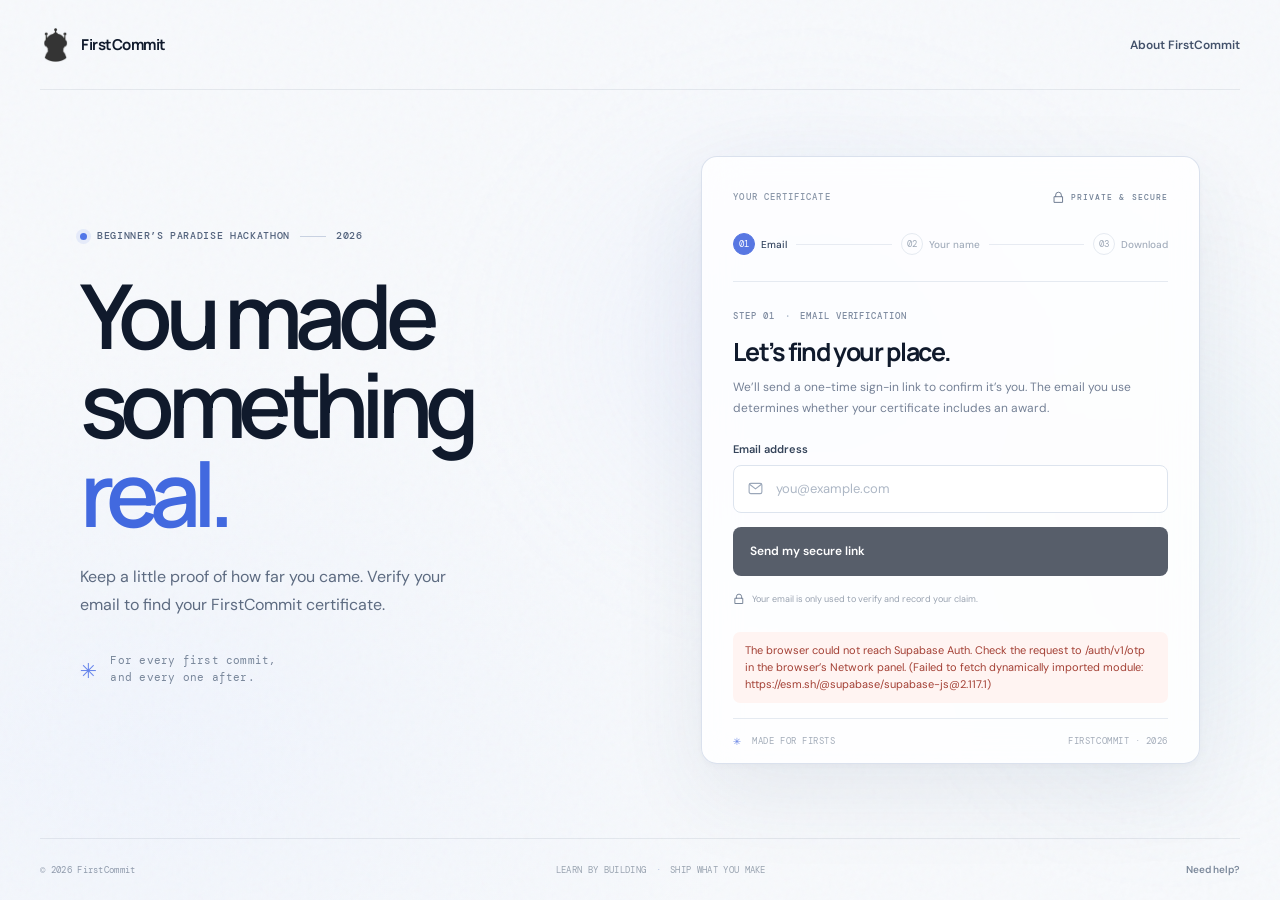
<file: public/index.html>
<!doctype html>
<html lang="en">
  <head>
    <meta charset="utf-8" />
    <meta name="viewport" content="width=device-width, initial-scale=1" />
    <meta name="theme-color" content="#f7f9fc" />
    <meta name="description" content="Claim your FirstCommit certificate from Beginner’s Paradise Hackathon." />
    <title>Claim your certificate - FirstCommit</title>
    <link rel="icon" href="./favicon.ico" type="x/icon" />
    <link rel="preconnect" href="https://fonts.googleapis.com" />
    <link rel="preconnect" href="https://fonts.gstatic.com" crossorigin />
    <link href="https://fonts.googleapis.com/css2?family=DM+Mono:wght@400;500&family=DM+Sans:wght@400;500;600;700&family=Manrope:wght@400;500;600;700;800&display=swap" rel="stylesheet" />
    <link rel="stylesheet" href="./style.css" />
    <script src="./config.js"></script>
    <script type="module" src="./main.js"></script>
  </head>
  <body>
    <div class="ambient ambient--blue" aria-hidden="true"></div>
    <div class="ambient ambient--cyan" aria-hidden="true"></div>

    <a class="skip-link" href="#main">Skip to content</a>

    <header class="site-header">
      <a class="brand" href="https://www.firstcommit.xyz/" aria-label="FirstCommit home">
        <img class="brand-mark" src="./logo-mark.png" alt="" />
        <span class="brand-name">FirstCommit</span>
      </a>
      <a class="header-link" href="https://www.firstcommit.xyz/">About FirstCommit</a>
    </header>

    <main id="main" class="page-shell">
      <section class="intro" aria-labelledby="page-title">
        <p class="eyebrow"><span class="eyebrow-dot" aria-hidden="true"></span> BEGINNER’S PARADISE HACKATHON <span class="eyebrow-rule" aria-hidden="true"></span> 2026</p>
        <h1 id="page-title">You made<br />something <em>real.</em></h1>
        <p class="intro-copy">Keep a little proof of how far you came. Verify your email to find your FirstCommit certificate.</p>
        <div class="edition-note"><span class="edition-mark" aria-hidden="true">✳</span><span>For every first commit,<br />and every one after.</span></div>
      </section>

      <section class="claim-card" aria-labelledby="claim-heading">
        <div class="card-topline"><span>YOUR CERTIFICATE</span><span class="secure-label"><svg aria-hidden="true" viewBox="0 0 16 16"><path d="M4.5 7V5a3.5 3.5 0 0 1 7 0v2M3 7h10v7H3z" /></svg> PRIVATE &amp; SECURE</span></div>
        <div class="progress" aria-label="Claim progress">
          <div class="progress-step is-current" data-progress="email"><span>01</span><b>Email</b></div>
          <span class="progress-line" aria-hidden="true"></span>
          <div class="progress-step" data-progress="name"><span>02</span><b>Your name</b></div>
          <span class="progress-line" aria-hidden="true"></span>
          <div class="progress-step" data-progress="ready"><span>03</span><b>Download</b></div>
        </div>

        <div id="setup-notice" class="notice notice--warning" role="status" hidden>
          <strong>Setup needed</strong>
          <span>Add the Supabase project URL and publishable key in <code>public/config.js</code> to enable claims.</span>
        </div>

        <div id="claim-step-email" class="claim-step">
          <p class="step-kicker">STEP 01 <span>·</span> EMAIL VERIFICATION</p>
          <h2 id="claim-heading">Let’s find your place.</h2>
          <p class="step-copy">We’ll send a one-time sign-in link to confirm it’s you. The email you use determines whether your certificate includes an award.</p>
          <form id="email-form" novalidate>
            <label for="email">Email address</label>
            <div class="input-wrap"><svg aria-hidden="true" viewBox="0 0 20 20"><rect x="2.5" y="4" width="15" height="12" rx="2"/><path d="m3 5 7 5.5L17 5"/></svg><input id="email" name="email" type="email" autocomplete="email" inputmode="email" placeholder="you@example.com" required /></div>
            <button class="primary-button" type="submit"><span>Send my secure link</span></button>
          </form>
          <div id="email-sent" class="sent-panel" hidden>
            <span class="sent-icon" aria-hidden="true">↗</span>
            <div><strong>Check your inbox</strong><p>We sent a secure sign-in link to <span id="sent-email"></span>. Open it on this device to continue.</p></div>
            <button id="resend-link" class="text-button" type="button">Send again</button>
          </div>
          <p class="privacy-note"><svg aria-hidden="true" viewBox="0 0 16 16"><path d="M4.5 7V5a3.5 3.5 0 0 1 7 0v2M3 7h10v7H3z" /></svg> Your email is only used to verify and record your claim.</p>
        </div>

        <div id="claim-step-name" class="claim-step" hidden>
          <p class="step-kicker">STEP 02 <span>·</span> CERTIFICATE DETAILS</p>
          <h2>What name should we celebrate?</h2>
          <p class="step-copy">Signed in as <strong id="verified-email"></strong>. Enter your name as you’d like it printed on your certificate.</p>
          <form id="name-form" novalidate>
            <label for="full-name">Name on certificate</label>
            <div class="input-wrap"><svg aria-hidden="true" viewBox="0 0 20 20"><circle cx="10" cy="6.2" r="3.2"/><path d="M3.5 17a6.5 6.5 0 0 1 13 0"/></svg><input id="full-name" name="fullName" type="text" autocomplete="name" placeholder="Your full name" minlength="2" maxlength="100" required /></div>
            <button class="primary-button" type="submit"><span>Find my certificate</span></button>
          </form>
          <button id="sign-out" class="text-button" type="button">Use a different email</button>
        </div>

        <div id="claim-step-ready" class="claim-step" hidden>
          <p class="step-kicker">STEP 03 <span>·</span> YOUR MOMENT, MADE OFFICIAL</p>
          <div class="result-icon" aria-hidden="true"><span>✳</span></div>
          <h2 id="result-title">Your certificate is ready.</h2>
          <p id="result-copy" class="step-copy"></p>
          <div class="certificate-mini" aria-label="Certificate details">
            <div class="mini-seal" aria-hidden="true">FC</div>
            <div><span class="mini-label">ISSUED TO</span><strong id="result-name"></strong><span id="result-award" class="mini-award"></span></div>
            <span class="mini-year">2026</span>
          </div>
          <button id="download-pdf" class="primary-button" type="button"><span>Download certificate <small>PDF</small></span><span class="button-arrow" aria-hidden="true">↓</span></button>
          <button id="claim-again" class="text-button" type="button">Start over</button>
        </div>

        <p id="status-message" class="status-message" role="status" aria-live="polite" hidden></p>
        <div class="card-footer"><span><span class="footer-star" aria-hidden="true">✳</span> MADE FOR FIRSTS</span><span>FIRSTCOMMIT · 2026</span></div>
      </section>
    </main>

    <footer class="site-footer"><span>© 2026 FirstCommit</span><span class="footer-center">LEARN BY BUILDING <span aria-hidden="true">·</span> SHIP WHAT YOU MAKE</span><a href="mailto:support@firstcommit.xyz">Need help?</a></footer>
  </body>
</html>
</file>
<file: public/style.css>
:root {
  color-scheme: light;
  --ink: #101a2c;
  --muted: #68758a;
  --line: #e5eaf1;
  --blue: #4269df;
  --blue-dark: #294bb5;
  --paper: #f7f9fc;
  --white: #ffffff;
  --mono: "DM Mono", monospace;
  --body: "DM Sans", sans-serif;
  --display: "Manrope", sans-serif;
}

* { box-sizing: border-box; }
html { min-width: 320px; background: var(--paper); }
body { min-height: 100vh; margin: 0; position: relative; isolation: isolate; overflow-x: hidden; background: radial-gradient(ellipse at 12% 83%, rgba(217, 229, 255, .23), transparent 38%), #f7f9fc; color: var(--ink); font-family: var(--body); -webkit-font-smoothing: antialiased; }
body::before { position: fixed; inset: 0; z-index: -1; content: ""; pointer-events: none; opacity: .26; background-image: url("data:image/svg+xml,%3Csvg viewBox='0 0 180 180' xmlns='http://www.w3.org/2000/svg'%3E%3Cfilter id='n'%3E%3CfeTurbulence type='fractalNoise' baseFrequency='.92' numOctaves='3' stitchTiles='stitch'/%3E%3C/filter%3E%3Crect width='100%25' height='100%25' filter='url(%23n)' opacity='.12'/%3E%3C/svg%3E"); }
.ambient { position: fixed; z-index: -1; pointer-events: none; border-radius: 50%; filter: blur(82px); opacity: .5; animation: drift 18s ease-in-out infinite alternate; }
.ambient--blue { width: 600px; height: 470px; top: 12%; left: 40%; background: radial-gradient(ellipse, rgba(178, 195, 255, .56), rgba(204, 218, 255, .18) 42%, transparent 72%); }
.ambient--cyan { width: 440px; height: 570px; top: 28%; right: -110px; background: radial-gradient(ellipse, rgba(191, 228, 242, .48), rgba(218, 237, 245, .16) 45%, transparent 72%); animation-delay: -7s; }
@keyframes drift { from { transform: translate3d(-2%, -1%, 0) scale(.94); } to { transform: translate3d(3%, 2%, 0) scale(1.08); } }

.site-header, .site-footer { width: min(1240px, calc(100% - 80px)); margin-inline: auto; display: flex; align-items: center; justify-content: space-between; }
.skip-link { position: fixed; z-index: 10; top: 10px; left: 10px; transform: translateY(-160%); padding: 10px 14px; border-radius: 6px; background: var(--ink); color: #fff; text-decoration: none; font-size: 12px; }
.skip-link:focus { transform: translateY(0); }
.site-header { height: 90px; border-bottom: 1px solid rgba(20, 38, 71, .08); }
.brand { display: inline-flex; align-items: center; gap: 10px; color: var(--ink); text-decoration: none; }
.brand-mark { display: block; width: 31px; height: 34px; border-radius: 0; object-fit: contain; }
.brand-name { font: 700 15px/1 var(--display); letter-spacing: -.5px; }
.header-link, .site-footer a { color: #43516a; text-decoration: none; font-size: 12px; font-weight: 600; transition: color .2s ease; }
.header-link span, .site-footer a span { color: #7888a0; margin-left: 4px; }
.header-link:hover, .site-footer a:hover { color: var(--blue); }

.page-shell { width: min(1120px, calc(100% - 80px)); min-height: calc(100vh - 152px); margin: 0 auto; display: grid; grid-template-columns: minmax(0, 1.02fr) minmax(400px, .98fr); align-items: center; gap: clamp(55px, 8vw, 125px); padding: 58px 0 66px; }
.intro { position: relative; padding-bottom: 72px; animation: rise .75s cubic-bezier(.2,.7,.2,1) both; }
.eyebrow { display: flex; align-items: center; gap: 10px; margin: 0 0 28px; color: #52627c; font: 500 10px/1.4 var(--mono); letter-spacing: .065em; }
.eyebrow-dot { width: 7px; height: 7px; flex: 0 0 7px; border-radius: 50%; background: #5276e8; box-shadow: 0 0 0 4px rgba(82, 118, 232, .1); }
.eyebrow-rule { display: inline-block; width: 26px; height: 1px; background: #c8d1e1; }
h1 { margin: 0; max-width: 580px; font: 600 clamp(60px, 7vw, 91px)/.99 var(--display); letter-spacing: -.085em; }
h1 em { color: var(--blue); font-style: normal; letter-spacing: -.09em; }
.intro-copy { max-width: 385px; margin: 25px 0 0; color: #5d6b81; font-size: 16px; line-height: 1.75; }
.edition-note { display: flex; align-items: center; gap: 14px; position: absolute; bottom: 1px; left: 0; color: #78869a; font: 11px/1.55 var(--mono); letter-spacing: .02em; }
.edition-mark { color: #6684eb; font-size: 27px; }

.claim-card { position: relative; width: 100%; min-height: 535px; padding: 26px 31px 0; overflow: hidden; border: 1px solid rgba(212, 221, 235, .86); border-radius: 16px; background: rgba(255, 255, 255, .82); box-shadow: 0 30px 85px rgba(46, 68, 110, .085), 0 3px 8px rgba(46, 68, 110, .035); backdrop-filter: blur(18px); animation: rise .85s .1s cubic-bezier(.2,.7,.2,1) both; }
.card-topline { display: flex; align-items: center; justify-content: space-between; min-height: 28px; color: #8b97a9; font: 500 9px/1 var(--mono); letter-spacing: .12em; }
.secure-label { display: inline-flex; align-items: center; gap: 6px; color: #718096; font-size: 8px; }
.secure-label svg, .privacy-note svg { width: 13px; height: 13px; fill: none; stroke: #6c7b90; stroke-width: 1.2; stroke-linecap: round; stroke-linejoin: round; }
.progress { display: flex; align-items: center; gap: 9px; padding: 22px 0 26px; border-bottom: 1px solid var(--line); }
.progress-step { display: inline-flex; align-items: center; gap: 6px; color: #a3adbc; white-space: nowrap; font-size: 10px; }
.progress-step > span { display: grid; place-items: center; width: 22px; height: 22px; border: 1px solid #e4e9f0; border-radius: 50%; color: #9da8b7; font: 9px var(--mono); }
.progress-step b { font-weight: 500; }
.progress-step.is-current { color: #33445f; }
.progress-step.is-current > span, .progress-step.is-done > span { border-color: #5877e2; background: #5877e2; color: #fff; }
.progress-step.is-done { color: #52647f; }
.progress-line { flex: 1; height: 1px; min-width: 8px; background: #e7ebf2; }
.claim-step { padding: 28px 0 24px; animation: content-in .4s ease both; }
.claim-step[hidden], [hidden] { display: none !important; }
.step-kicker { margin: 0 0 12px; color: #7f8ca1; font: 500 9px/1.5 var(--mono); letter-spacing: .1em; }
.step-kicker span { padding-inline: 4px; color: #b1bdce; }
.claim-step h2 { margin: 0; color: var(--ink); font: 700 25px/1.25 var(--display); letter-spacing: -.055em; }
.step-copy { margin: 10px 0 23px; color: #758196; font-size: 12px; line-height: 1.75; }
.step-copy strong { color: #43516a; font-weight: 600; overflow-wrap: anywhere; }
form { display: grid; gap: 9px; }
label { color: #35445a; font-size: 11px; font-weight: 600; }
.input-wrap { position: relative; display: flex; align-items: center; }
.input-wrap svg { position: absolute; left: 14px; width: 17px; height: 17px; fill: none; stroke: #9ba7b9; stroke-width: 1.3; stroke-linecap: round; stroke-linejoin: round; pointer-events: none; }
input { display: block; width: 100%; height: 48px; padding: 0 14px 0 42px; border: 1px solid #dde4ee; border-radius: 8px; outline: none; background: #fff; color: var(--ink); font: 13px var(--body); transition: border-color .2s, box-shadow .2s; }
input::placeholder { color: #adb7c5; }
input:focus { border-color: #7890e7; box-shadow: 0 0 0 3px rgba(87, 119, 226, .12); }
.primary-button { display: flex; align-items: center; justify-content: space-between; gap: 16px; width: 100%; min-height: 49px; margin-top: 5px; padding: 0 15px 0 17px; border: 0; border-radius: 8px; background: var(--ink); color: #fff; cursor: pointer; font: 600 12px var(--body); transition: background .18s, transform .18s, box-shadow .18s; }
.primary-button:hover { transform: translateY(-1px); background: #1e2e49; box-shadow: 0 7px 18px rgba(23, 42, 75, .15); }
.primary-button:focus-visible, .text-button:focus-visible, .header-link:focus-visible, .site-footer a:focus-visible { outline: 3px solid rgba(70, 104, 222, .5); outline-offset: 3px; }
.primary-button:disabled { cursor: wait; opacity: .7; transform: none; }
.button-arrow { display: grid; place-items: center; width: 25px; height: 25px; border: 1px solid rgba(255,255,255,.22); border-radius: 50%; font-size: 14px; font-weight: 400; }
.primary-button small { margin-left: 5px; color: #aebcda; font: 500 9px var(--mono); }
.privacy-note { display: flex; align-items: center; gap: 7px; margin: 17px 0 0; color: #98a2b0; font-size: 9px; }
.privacy-note svg { width: 12px; height: 12px; }
.sent-panel { display: grid; grid-template-columns: 35px 1fr; align-items: start; gap: 12px; padding: 17px 14px; border: 1px solid #e0e8f7; border-radius: 9px; background: #f7f9fe; }
.sent-icon { display: grid; place-items: center; width: 33px; height: 33px; border-radius: 9px; background: #e8efff; color: #4269df; font-size: 16px; }
.sent-panel strong { color: #283a58; font-size: 12px; }
.sent-panel p { margin: 5px 0 0; color: #78869b; font-size: 10px; line-height: 1.65; overflow-wrap: anywhere; }
.text-button { display: inline-flex; margin-top: 12px; padding: 4px 0; border: 0; background: transparent; color: #526cbb; cursor: pointer; font: 600 10px var(--body); }
.sent-panel .text-button { grid-column: 2; margin-top: 0; justify-self: start; }
.status-message { margin: 3px 0 15px; padding: 10px 12px; border-radius: 7px; background: #fff4f2; color: #a34035; font-size: 11px; line-height: 1.55; }
.status-message.is-success { background: #edf8f1; color: #307048; }
.notice { display: flex; flex-direction: column; gap: 5px; margin-top: 20px; padding: 13px 14px; border: 1px solid #efd9a9; border-radius: 8px; background: #fffaf0; color: #725b2a; font-size: 10px; line-height: 1.55; }
.notice code { font: 10px var(--mono); }
.notice strong { font-size: 11px; }
.result-icon { display: grid; place-items: center; width: 47px; height: 47px; margin: 2px 0 13px; border: 1px solid #dae4ff; border-radius: 14px; background: linear-gradient(140deg,#edf2ff,#f9fbff); color: #5273de; font-size: 22px; }
.certificate-mini { display: grid; grid-template-columns: 38px 1fr auto; align-items: center; gap: 12px; min-height: 77px; margin: 0 0 16px; padding: 12px; border: 1px solid #e2e8f1; border-radius: 8px; background: linear-gradient(115deg, rgba(246,249,255,.95), rgba(255,255,255,.94)); }
.mini-seal { display: grid; place-items: center; width: 36px; height: 36px; border: 1px solid #9bb0ee; border-radius: 50%; color: #4368d4; font: 600 10px var(--mono); }
.certificate-mini div:nth-child(2) { display: grid; gap: 2px; min-width: 0; }
.mini-label { color: #99a4b5; font: 9px var(--mono); letter-spacing: .08em; }
.certificate-mini strong { color: #253650; font: 700 13px var(--display); overflow: hidden; text-overflow: ellipsis; white-space: nowrap; }
.mini-award { color: #6c7b91; font-size: 9px; }
.mini-year { align-self: start; color: #99a4b5; font: 9px var(--mono); }
.card-footer { display: flex; align-items: center; justify-content: space-between; min-height: 45px; border-top: 1px solid var(--line); color: #a4adba; font: 9px var(--mono); letter-spacing: .06em; }
.footer-star { margin-right: 5px; color: #6582e4; font-size: 13px; vertical-align: -1px; }
.site-footer { min-height: 62px; border-top: 1px solid rgba(20, 38, 71, .08); color: #909bac; font: 9px var(--mono); letter-spacing: .035em; }
.site-footer a { color: #7c899b; font: 600 10px var(--body); letter-spacing: 0; }
.footer-center { color: #9aa4b1; }
.footer-center span { margin-inline: 4px; color: #a6b5db; }

@keyframes rise { from { opacity: 0; transform: translateY(14px); } to { opacity: 1; transform: translateY(0); } }
@keyframes content-in { from { opacity: .45; transform: translateY(5px); } to { opacity: 1; transform: translateY(0); } }
@media (prefers-reduced-motion: reduce) { *, *::before, *::after { scroll-behavior: auto !important; animation-duration: .01ms !important; animation-iteration-count: 1 !important; transition-duration: .01ms !important; } }
@media (max-width: 900px) { .page-shell { width: min(600px, calc(100% - 48px)); min-height: auto; grid-template-columns: 1fr; gap: 35px; padding: 58px 0 60px; } .intro { padding-bottom: 0; } h1 { font-size: clamp(58px, 12vw, 78px); } .edition-note { display: none; } .claim-card { min-height: 0; } .site-header, .site-footer { width: calc(100% - 48px); } }
@media (max-width: 540px) { .site-header { height: 72px; } .page-shell { width: calc(100% - 32px); gap: 27px; padding: 40px 0 48px; } .site-header, .site-footer { width: calc(100% - 32px); } .header-link { font-size: 10px; } .eyebrow { gap: 7px; margin-bottom: 23px; font-size: 8px; } .eyebrow-rule { width: 15px; } h1 { font-size: clamp(56px, 16vw, 72px); } .intro-copy { max-width: 310px; margin-top: 19px; font-size: 14px; } .claim-card { padding: 20px 19px 0; border-radius: 13px; } .card-topline { font-size: 8px; } .progress { gap: 5px; padding: 18px 0 21px; } .progress-step { gap: 4px; font-size: 9px; } .progress-step > span { width: 20px; height: 20px; font-size: 8px; } .progress-line { min-width: 4px; } .claim-step { padding: 23px 0 21px; } .claim-step h2 { font-size: 23px; } .site-footer { flex-wrap: wrap; gap: 8px; padding: 13px 0; } .footer-center { order: 3; width: 100%; text-align: center; } }
</file>
